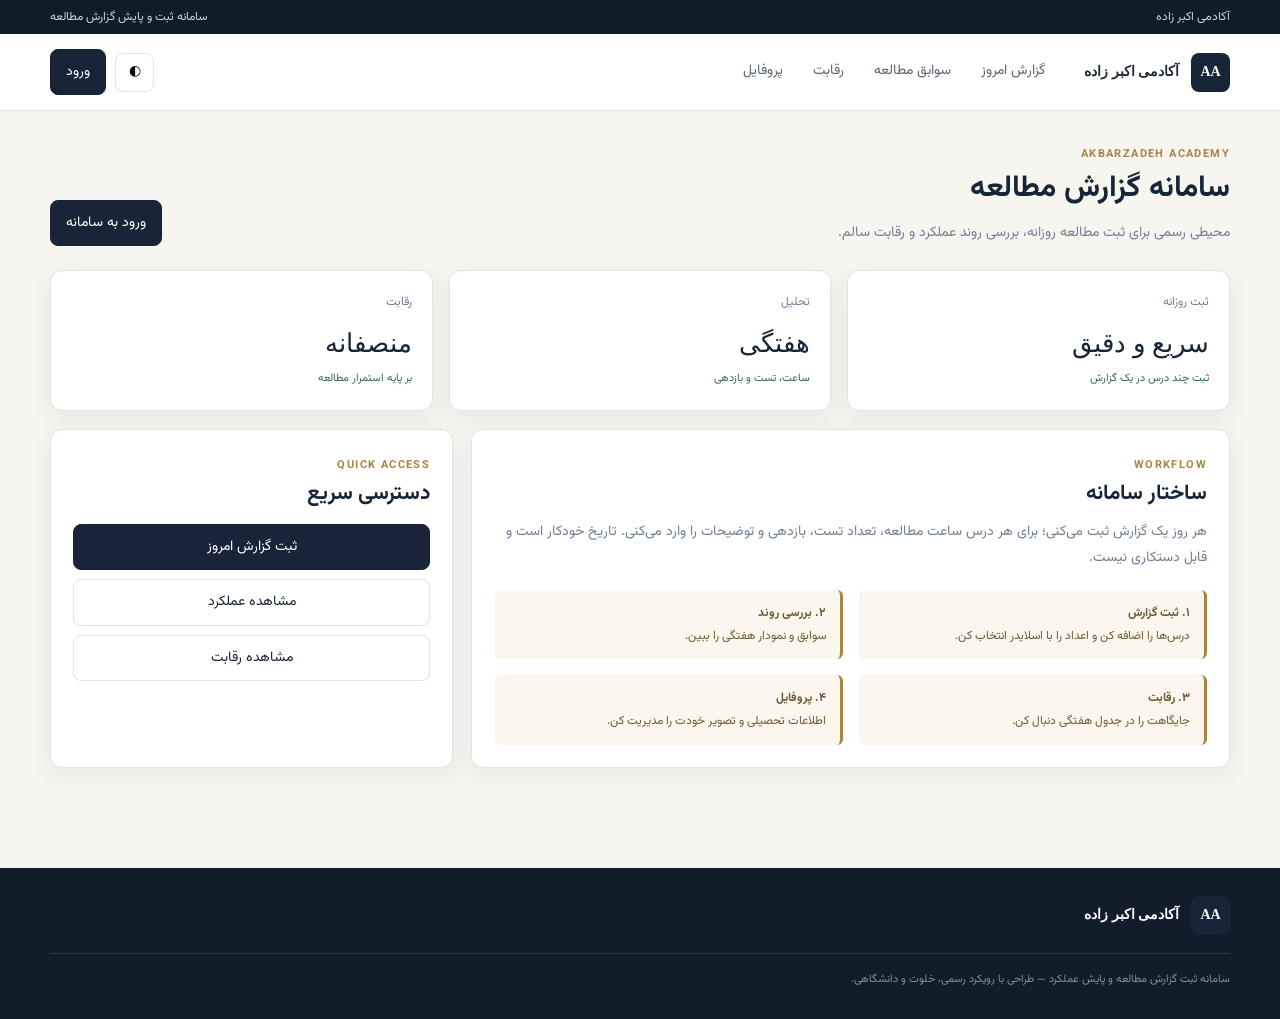
<file: index.html>
<!doctype html><html lang="fa" dir="rtl"><head><meta charset="utf-8"><meta name="viewport" content="width=device-width,initial-scale=1"><meta name="google-site-verification" content="KeoCCofggVm7sAFTUykg4H3Jth5p-QC6rVavvXVStyg" /><title>سامانه گزارش مطالعه | آکادمی اکبر زاده</title><meta name="description" content="سامانه رسمی ثبت گزارش مطالعه و رقابت هفتگی آکادمی اکبر زاده"><link rel="stylesheet" href="style.css"></head><body>
<div class="topline"><div class="container"><span>آکادمی اکبر زاده</span><span>سامانه ثبت و پایش گزارش مطالعه</span></div></div>
<header class="header"><div class="container nav">
<a class="brand" href="dashboard.html"><span class="brand-mark">AA</span><span>آکادمی اکبر زاده</span></a>
<button class="icon-btn mobile-toggle" data-mobile aria-label="منو">☰</button>
<nav class="nav-links">
<a href="dashboard.html">گزارش امروز</a><a href="history.html">سوابق مطالعه</a><a href="leaderboard.html">رقابت</a><a href="profile.html">پروفایل</a>
</nav>
<div class="nav-actions"><button class="icon-btn" data-theme title="تغییر حالت">◐</button><a class="btn primary login-text" href="login.html">ورود</a></div>
</div></header>

<main class="page"><div class="container"><div class="page-head"><div><div class="kicker">AKBARZADEH ACADEMY</div><h1>سامانه گزارش مطالعه</h1><p class="lead">محیطی رسمی برای ثبت مطالعه روزانه، بررسی روند عملکرد و رقابت سالم.</p></div><a class="btn primary" href="login.html">ورود به سامانه</a></div>
<div class="grid grid-3">
<div class="card stat"><div class="stat-label">ثبت روزانه</div><div class="stat-value">سریع و دقیق</div><div class="stat-note">ثبت چند درس در یک گزارش</div></div>
<div class="card stat"><div class="stat-label">تحلیل</div><div class="stat-value">هفتگی</div><div class="stat-note">ساعت، تست و بازدهی</div></div>
<div class="card stat"><div class="stat-label">رقابت</div><div class="stat-value">منصفانه</div><div class="stat-note">بر پایه استمرار مطالعه</div></div>
</div>
<div class="dashboard-grid section-gap">
<section class="panel"><span class="kicker">WORKFLOW</span><h2>ساختار سامانه</h2><p class="lead">هر روز یک گزارش ثبت می‌کنی؛ برای هر درس ساعت مطالعه، تعداد تست، بازدهی و توضیحات را وارد می‌کنی. تاریخ خودکار است و قابل دستکاری نیست.</p><div class="grid grid-2" style="margin-top:18px"><div class="notice"><b>۱. ثبت گزارش</b><br>درس‌ها را اضافه کن و اعداد را با اسلایدر انتخاب کن.</div><div class="notice"><b>۲. بررسی روند</b><br>سوابق و نمودار هفتگی را ببین.</div><div class="notice"><b>۳. رقابت</b><br>جایگاهت را در جدول هفتگی دنبال کن.</div><div class="notice"><b>۴. پروفایل</b><br>اطلاعات تحصیلی و تصویر خودت را مدیریت کن.</div></div></section>
<aside class="panel"><span class="kicker">QUICK ACCESS</span><h2>دسترسی سریع</h2><div style="display:grid;gap:9px;margin-top:14px"><a class="btn primary" href="report.html">ثبت گزارش امروز</a><a class="btn" href="dashboard.html">مشاهده عملکرد</a><a class="btn" href="leaderboard.html">مشاهده رقابت</a></div></aside>
</div></div></main>
<footer><div class="container"><div class="brand"><span class="brand-mark">AA</span><span>آکادمی اکبر زاده</span></div><div class="copy">سامانه ثبت گزارش مطالعه و پایش عملکرد — طراحی با رویکرد رسمی، خلوت و دانشگاهی.</div></div></footer>
<script src="app.js"></script></body></html>
</file>
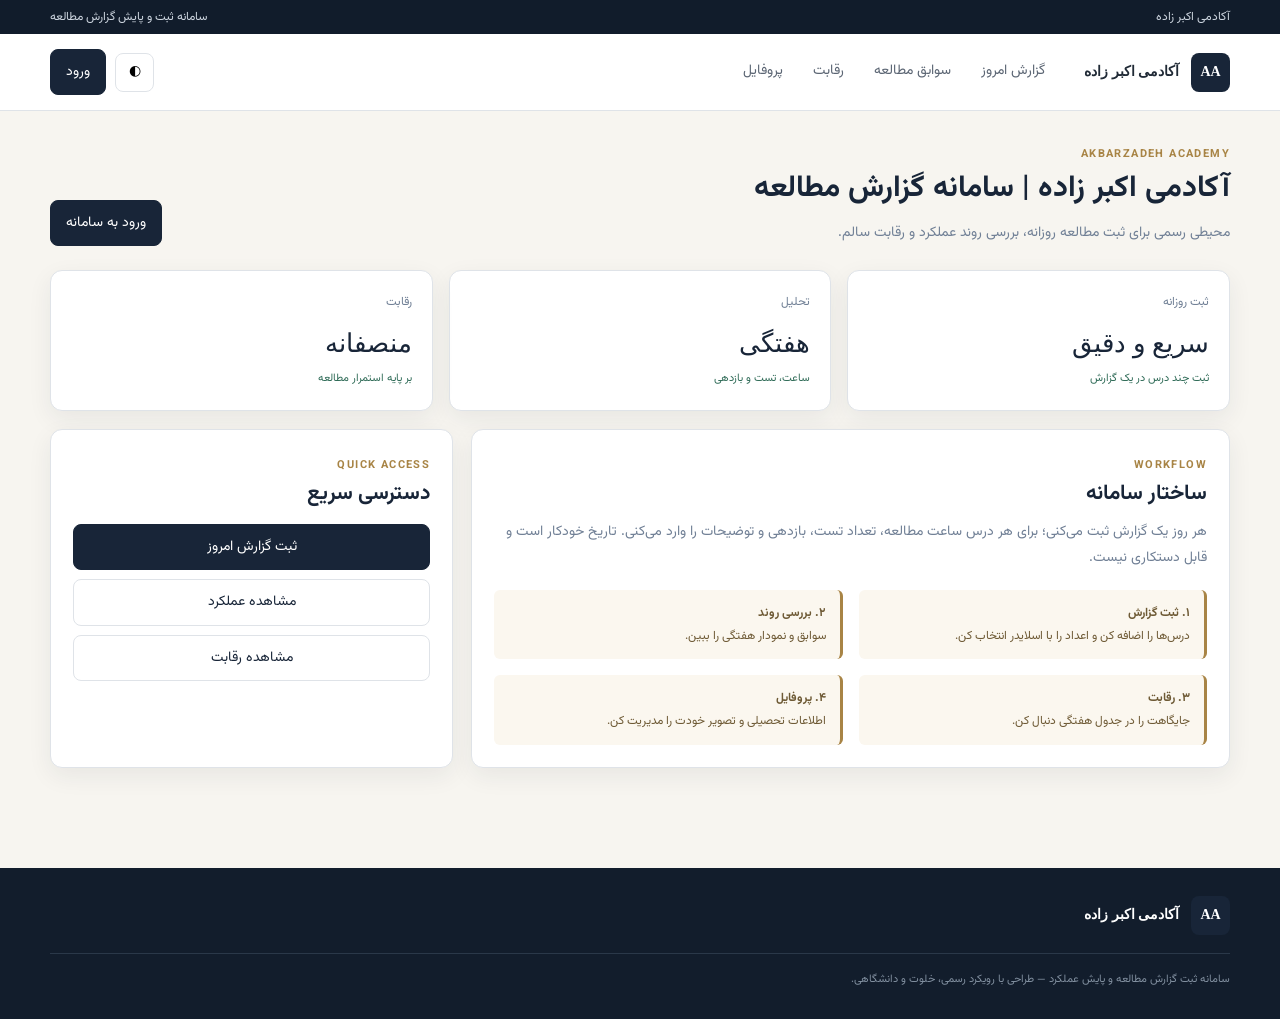
<file: Akbarzadeh-Study-Report/index.html>
<!doctype html>
<html lang="fa" dir="rtl">
<head>
  <meta charset="utf-8">
  <meta name="viewport" content="width=device-width,initial-scale=1">

  <!-- Google Search Console Verification -->
  <meta name="google-site-verification" content="KeoCCofggVm7sAFTUykg4H3Jth5p-QC6rVavvXVStyg">

  <!-- SEO -->
  <title>آکادمی اکبر زاده | سامانه گزارش مطالعه و پایش عملکرد</title>

  <meta name="description" content="سامانه رسمی آکادمی اکبر زاده برای ثبت گزارش مطالعه روزانه، پایش عملکرد تحصیلی، بررسی سوابق مطالعه و رقابت هفتگی دانش‌آموزان.">

  <meta name="keywords" content="آکادمی اکبر زاده, گزارش مطالعه, سامانه گزارش مطالعه, ثبت گزارش مطالعه, پایش عملکرد تحصیلی, برنامه مطالعه, رقابت مطالعه, مطالعه روزانه">

  <meta name="robots" content="index, follow, max-image-preview:large">

  <link rel="canonical" href="https://akbarzadeh-study.tahasyna14.workers.dev/">

  <!-- Open Graph -->
  <meta property="og:type" content="website">
  <meta property="og:locale" content="fa_IR">
  <meta property="og:title" content="آکادمی اکبر زاده | سامانه گزارش مطالعه">
  <meta property="og:description" content="سامانه رسمی ثبت گزارش مطالعه، پایش عملکرد و رقابت هفتگی آکادمی اکبر زاده.">
  <meta property="og:url" content="https://akbarzadeh-study.tahasyna14.workers.dev/">
  <meta property="og:site_name" content="آکادمی اکبر زاده">

  <!-- Twitter -->
  <meta name="twitter:card" content="summary">
  <meta name="twitter:title" content="آکادمی اکبر زاده | سامانه گزارش مطالعه">
  <meta name="twitter:description" content="سامانه رسمی ثبت و پایش گزارش مطالعه آکادمی اکبر زاده.">

  <!-- Structured Data: Educational Organization -->
  <script type="application/ld+json">
  {
    "@context": "https://schema.org",
    "@type": "EducationalOrganization",
    "name": "آکادمی اکبر زاده",
    "description": "سامانه ثبت گزارش مطالعه و پایش عملکرد تحصیلی آکادمی اکبر زاده.",
    "url": "https://akbarzadeh-study.tahasyna14.workers.dev/",
    "educationalUse": "study"
  }
  </script>

  <!-- Structured Data: Website -->
  <script type="application/ld+json">
  {
    "@context": "https://schema.org",
    "@type": "WebSite",
    "name": "آکادمی اکبر زاده",
    "url": "https://akbarzadeh-study.tahasyna14.workers.dev/"
  }
  </script>

  <link rel="stylesheet" href="style.css">
</head>

<body>

<div class="topline">
  <div class="container">
    <span>آکادمی اکبر زاده</span>
    <span>سامانه ثبت و پایش گزارش مطالعه</span>
  </div>
</div>

<header class="header">
  <div class="container nav">

    <a class="brand" href="dashboard.html">
      <span class="brand-mark">AA</span>
      <span>آکادمی اکبر زاده</span>
    </a>

    <button class="icon-btn mobile-toggle" data-mobile aria-label="منو">
      ☰
    </button>

    <nav class="nav-links">
      <a href="dashboard.html">گزارش امروز</a>
      <a href="history.html">سوابق مطالعه</a>
      <a href="leaderboard.html">رقابت</a>
      <a href="profile.html">پروفایل</a>
    </nav>

    <div class="nav-actions">
      <button class="icon-btn" data-theme title="تغییر حالت">
        ◐
      </button>

      <a class="btn primary login-text" href="login.html">
        ورود
      </a>
    </div>

  </div>
</header>

<main class="page">

  <div class="container">

    <div class="page-head">

      <div>

        <div class="kicker">
          AKBARZADEH ACADEMY
        </div>

        <h1>
          آکادمی اکبر زاده | سامانه گزارش مطالعه
        </h1>

        <p class="lead">
          محیطی رسمی برای ثبت مطالعه روزانه، بررسی روند عملکرد و رقابت سالم.
        </p>

      </div>

      <a class="btn primary" href="login.html">
        ورود به سامانه
      </a>

    </div>

    <div class="grid grid-3">

      <div class="card stat">
        <div class="stat-label">
          ثبت روزانه
        </div>

        <div class="stat-value">
          سریع و دقیق
        </div>

        <div class="stat-note">
          ثبت چند درس در یک گزارش
        </div>
      </div>

      <div class="card stat">
        <div class="stat-label">
          تحلیل
        </div>

        <div class="stat-value">
          هفتگی
        </div>

        <div class="stat-note">
          ساعت، تست و بازدهی
        </div>
      </div>

      <div class="card stat">
        <div class="stat-label">
          رقابت
        </div>

        <div class="stat-value">
          منصفانه
        </div>

        <div class="stat-note">
          بر پایه استمرار مطالعه
        </div>
      </div>

    </div>

    <div class="dashboard-grid section-gap">

      <section class="panel">

        <span class="kicker">
          WORKFLOW
        </span>

        <h2>
          ساختار سامانه
        </h2>

        <p class="lead">
          هر روز یک گزارش ثبت می‌کنی؛ برای هر درس ساعت مطالعه، تعداد تست، بازدهی و توضیحات را وارد می‌کنی. تاریخ خودکار است و قابل دستکاری نیست.
        </p>

        <div class="grid grid-2" style="margin-top:18px">

          <div class="notice">
            <b>۱. ثبت گزارش</b>
            <br>
            درس‌ها را اضافه کن و اعداد را با اسلایدر انتخاب کن.
          </div>

          <div class="notice">
            <b>۲. بررسی روند</b>
            <br>
            سوابق و نمودار هفتگی را ببین.
          </div>

          <div class="notice">
            <b>۳. رقابت</b>
            <br>
            جایگاهت را در جدول هفتگی دنبال کن.
          </div>

          <div class="notice">
            <b>۴. پروفایل</b>
            <br>
            اطلاعات تحصیلی و تصویر خودت را مدیریت کن.
          </div>

        </div>

      </section>

      <aside class="panel">

        <span class="kicker">
          QUICK ACCESS
        </span>

        <h2>
          دسترسی سریع
        </h2>

        <div style="display:grid;gap:9px;margin-top:14px">

          <a class="btn primary" href="report.html">
            ثبت گزارش امروز
          </a>

          <a class="btn" href="dashboard.html">
            مشاهده عملکرد
          </a>

          <a class="btn" href="leaderboard.html">
            مشاهده رقابت
          </a>

        </div>

      </aside>

    </div>

  </div>

</main>

<footer>

  <div class="container">

    <div class="brand">
      <span class="brand-mark">AA</span>
      <span>آکادمی اکبر زاده</span>
    </div>

    <div class="copy">
      سامانه ثبت گزارش مطالعه و پایش عملکرد — طراحی با رویکرد رسمی، خلوت و دانشگاهی.
    </div>

  </div>

</footer>

<script src="app.js"></script>

</body>
</html>
</file>
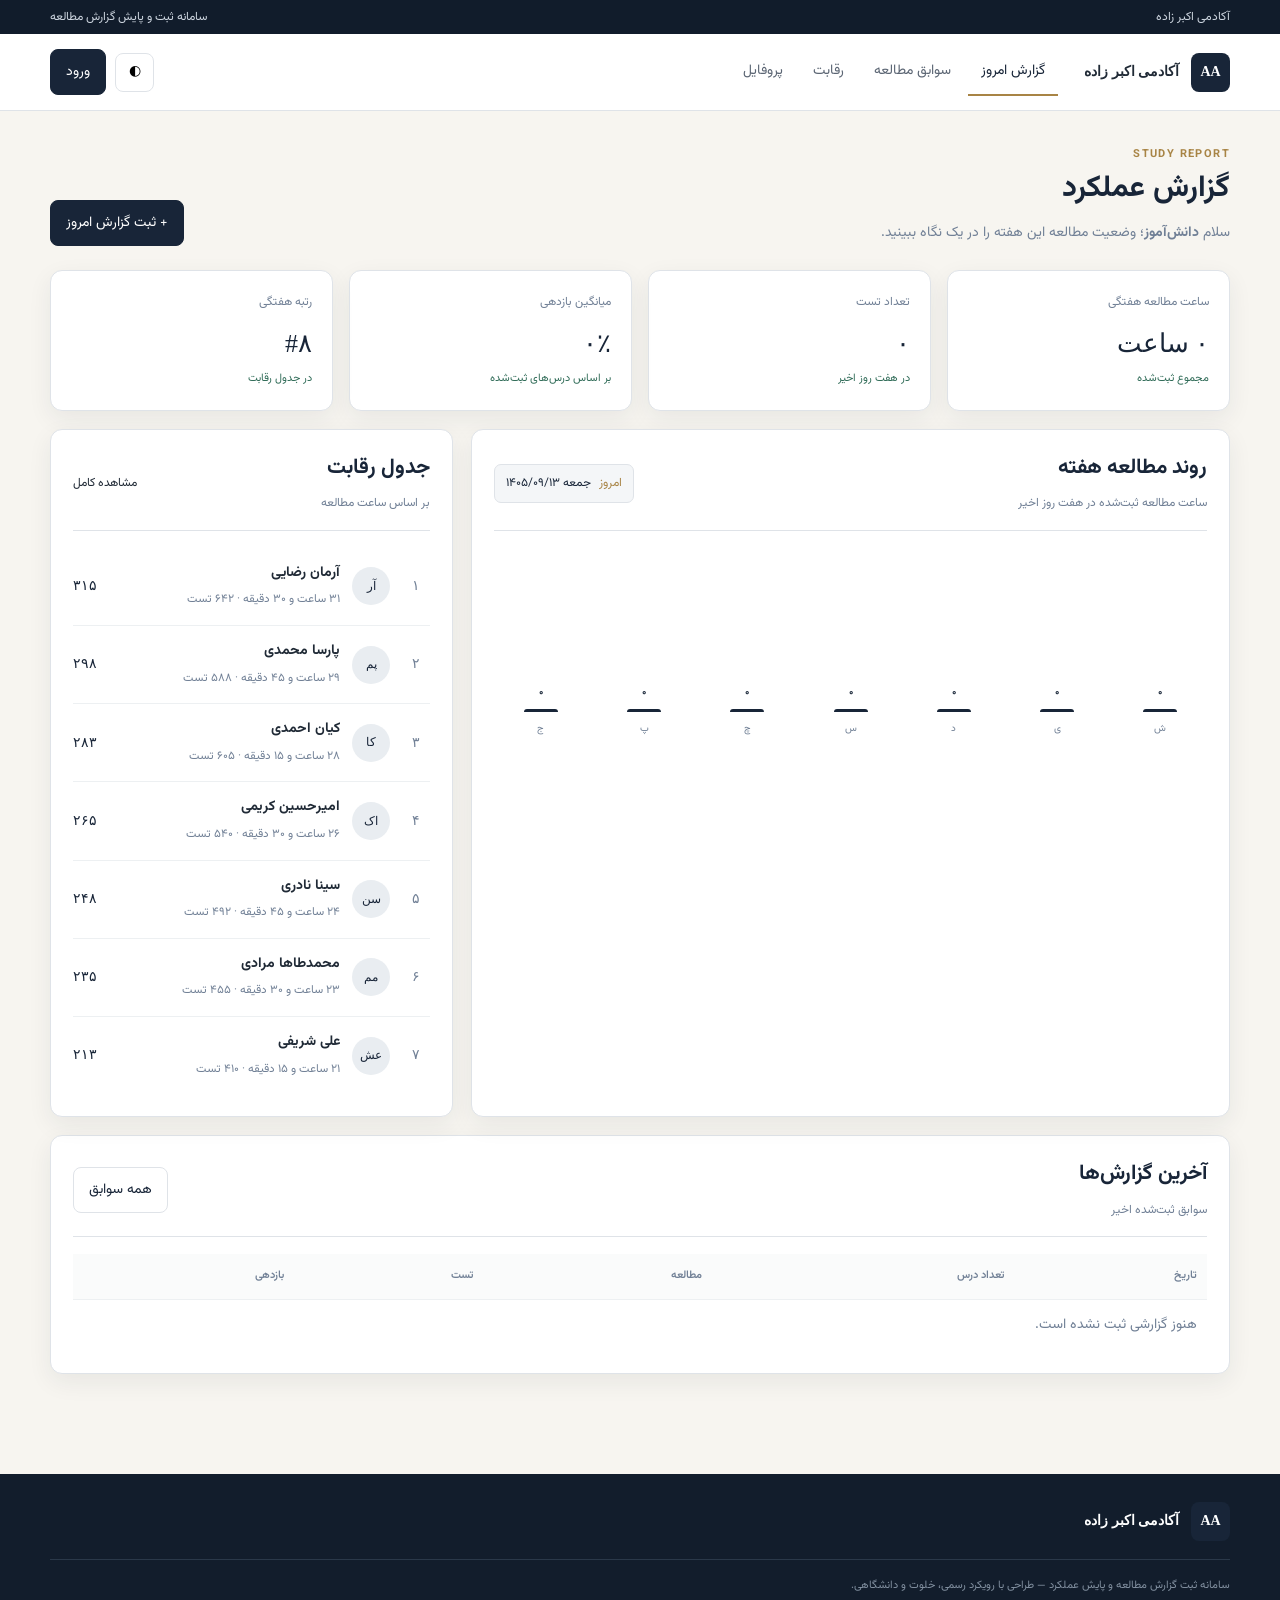
<file: dashboard.html>
<!doctype html><html lang="fa" dir="rtl"><head><meta charset="utf-8"><meta name="viewport" content="width=device-width,initial-scale=1"><title>گزارش امروز | آکادمی اکبر زاده</title><meta name="description" content="سامانه گزارش مطالعه آکادمی اکبر زاده"><link rel="stylesheet" href="style.css"></head><body>
<div class="topline"><div class="container"><span>آکادمی اکبر زاده</span><span>سامانه ثبت و پایش گزارش مطالعه</span></div></div>
<header class="header"><div class="container nav">
<a class="brand" href="dashboard.html"><span class="brand-mark">AA</span><span>آکادمی اکبر زاده</span></a>
<button class="icon-btn mobile-toggle" data-mobile aria-label="منو">☰</button>
<nav class="nav-links">
<a href="dashboard.html">گزارش امروز</a><a href="history.html">سوابق مطالعه</a><a href="leaderboard.html">رقابت</a><a href="profile.html">پروفایل</a>
</nav>
<div class="nav-actions"><button class="icon-btn" data-theme title="تغییر حالت">◐</button><a class="btn primary login-text" href="login.html">ورود</a></div>
</div></header>

<main class="page" data-dashboard><div class="container">
<div class="page-head"><div><div class="kicker">STUDY REPORT</div><h1>گزارش عملکرد</h1><p class="lead">سلام <strong data-name>دانش‌آموز</strong>؛ وضعیت مطالعه این هفته را در یک نگاه ببینید.</p></div><a class="btn primary" href="report.html">+ ثبت گزارش امروز</a></div>
<div class="grid grid-4">
<div class="card stat"><div class="stat-label">ساعت مطالعه هفتگی</div><div class="stat-value" data-week-hours>۰ ساعت</div><div class="stat-note">مجموع ثبت‌شده</div></div>
<div class="card stat"><div class="stat-label">تعداد تست</div><div class="stat-value" data-week-tests>۰</div><div class="stat-note">در هفت روز اخیر</div></div>
<div class="card stat"><div class="stat-label">میانگین بازدهی</div><div class="stat-value" data-week-eff>۰٪</div><div class="stat-note">بر اساس درس‌های ثبت‌شده</div></div>
<div class="card stat"><div class="stat-label">رتبه هفتگی</div><div class="stat-value">#<span data-rank>—</span></div><div class="stat-note">در جدول رقابت</div></div>
</div>
<div class="dashboard-grid section-gap">
<section class="panel"><div class="report-head"><div><h2>روند مطالعه هفته</h2><p class="lead small">ساعت مطالعه ثبت‌شده در هفت روز اخیر</p></div><span class="date-lock"><span>امروز</span><span data-today></span></span></div><div class="bar-chart" data-bars></div></section>
<aside class="panel"><div class="report-head"><div><h2>جدول رقابت</h2><p class="lead small">بر اساس ساعت مطالعه</p></div><a class="small" href="leaderboard.html">مشاهده کامل</a></div><div data-leaderboard-preview></div></aside>
</div>
<section class="panel section-gap"><div class="report-head"><div><h2>آخرین گزارش‌ها</h2><p class="lead small">سوابق ثبت‌شده اخیر</p></div><a class="btn" href="history.html">همه سوابق</a></div><div class="table-wrap"><table class="table"><thead><tr><th>تاریخ</th><th>تعداد درس</th><th>مطالعه</th><th>تست</th><th>بازدهی</th></tr></thead><tbody data-recent></tbody></table></div></section>
</div></main>
<footer><div class="container"><div class="brand"><span class="brand-mark">AA</span><span>آکادمی اکبر زاده</span></div><div class="copy">سامانه ثبت گزارش مطالعه و پایش عملکرد — طراحی با رویکرد رسمی، خلوت و دانشگاهی.</div></div></footer>
<script src="app.js"></script></body></html>
</file>
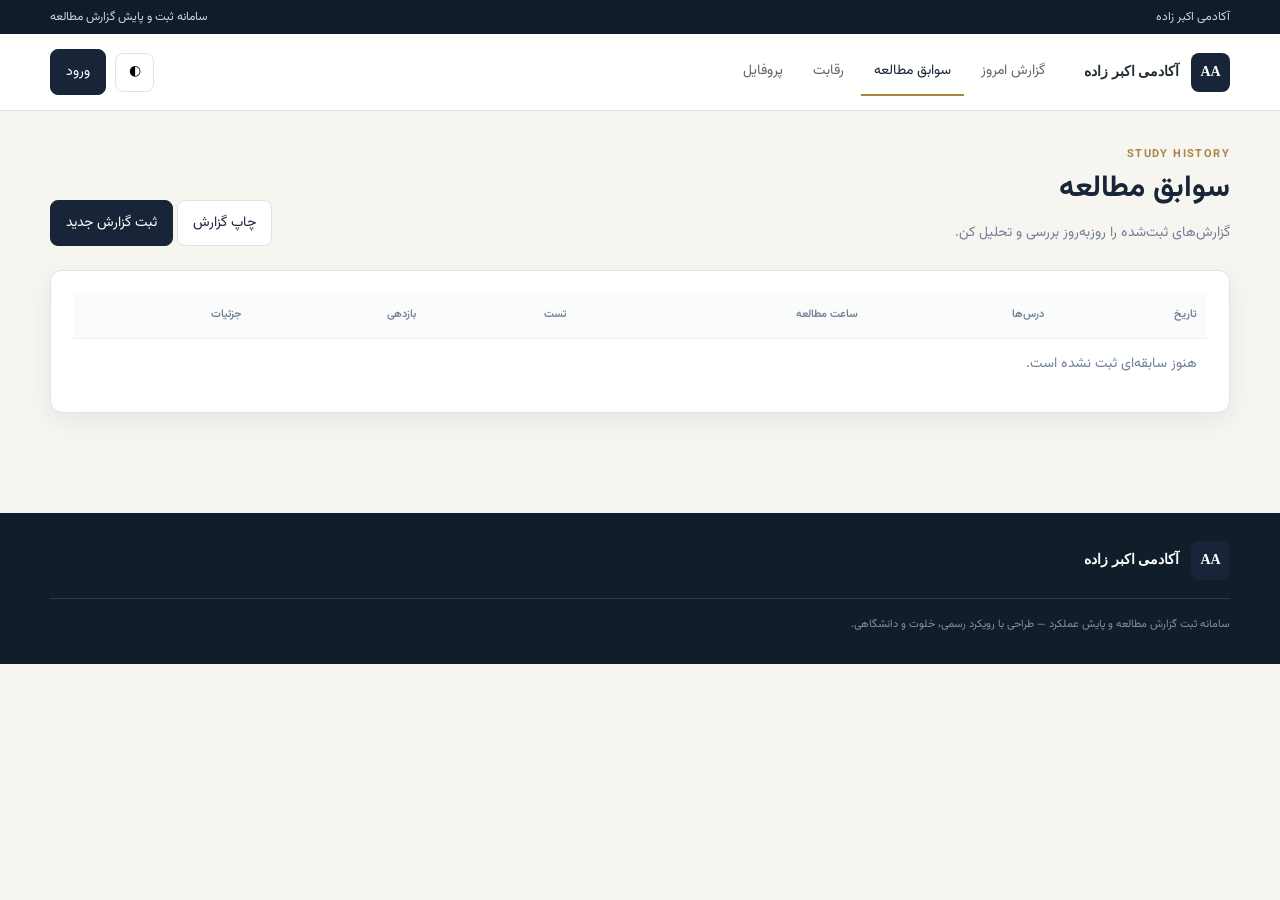
<file: history.html>
<!doctype html><html lang="fa" dir="rtl"><head><meta charset="utf-8"><meta name="viewport" content="width=device-width,initial-scale=1"><title>سوابق مطالعه | آکادمی اکبر زاده</title><link rel="stylesheet" href="style.css"></head><body>
<div class="topline"><div class="container"><span>آکادمی اکبر زاده</span><span>سامانه ثبت و پایش گزارش مطالعه</span></div></div>
<header class="header"><div class="container nav">
<a class="brand" href="dashboard.html"><span class="brand-mark">AA</span><span>آکادمی اکبر زاده</span></a>
<button class="icon-btn mobile-toggle" data-mobile aria-label="منو">☰</button>
<nav class="nav-links">
<a href="dashboard.html">گزارش امروز</a><a href="history.html">سوابق مطالعه</a><a href="leaderboard.html">رقابت</a><a href="profile.html">پروفایل</a>
</nav>
<div class="nav-actions"><button class="icon-btn" data-theme title="تغییر حالت">◐</button><a class="btn primary login-text" href="login.html">ورود</a></div>
</div></header>

<main class="page"><div class="container">
<div class="page-head"><div><div class="kicker">STUDY HISTORY</div><h1>سوابق مطالعه</h1><p class="lead">گزارش‌های ثبت‌شده را روزبه‌روز بررسی و تحلیل کن.</p></div><div><button class="btn" data-print>چاپ گزارش</button> <a class="btn primary" href="report.html">ثبت گزارش جدید</a></div></div>
<section class="panel"><div class="table-wrap"><table class="table"><thead><tr><th>تاریخ</th><th>درس‌ها</th><th>ساعت مطالعه</th><th>تست</th><th>بازدهی</th><th>جزئیات</th></tr></thead><tbody data-history></tbody></table></div></section>
</div></main>
<footer><div class="container"><div class="brand"><span class="brand-mark">AA</span><span>آکادمی اکبر زاده</span></div><div class="copy">سامانه ثبت گزارش مطالعه و پایش عملکرد — طراحی با رویکرد رسمی، خلوت و دانشگاهی.</div></div></footer>
<script src="app.js"></script></body></html>
</file>
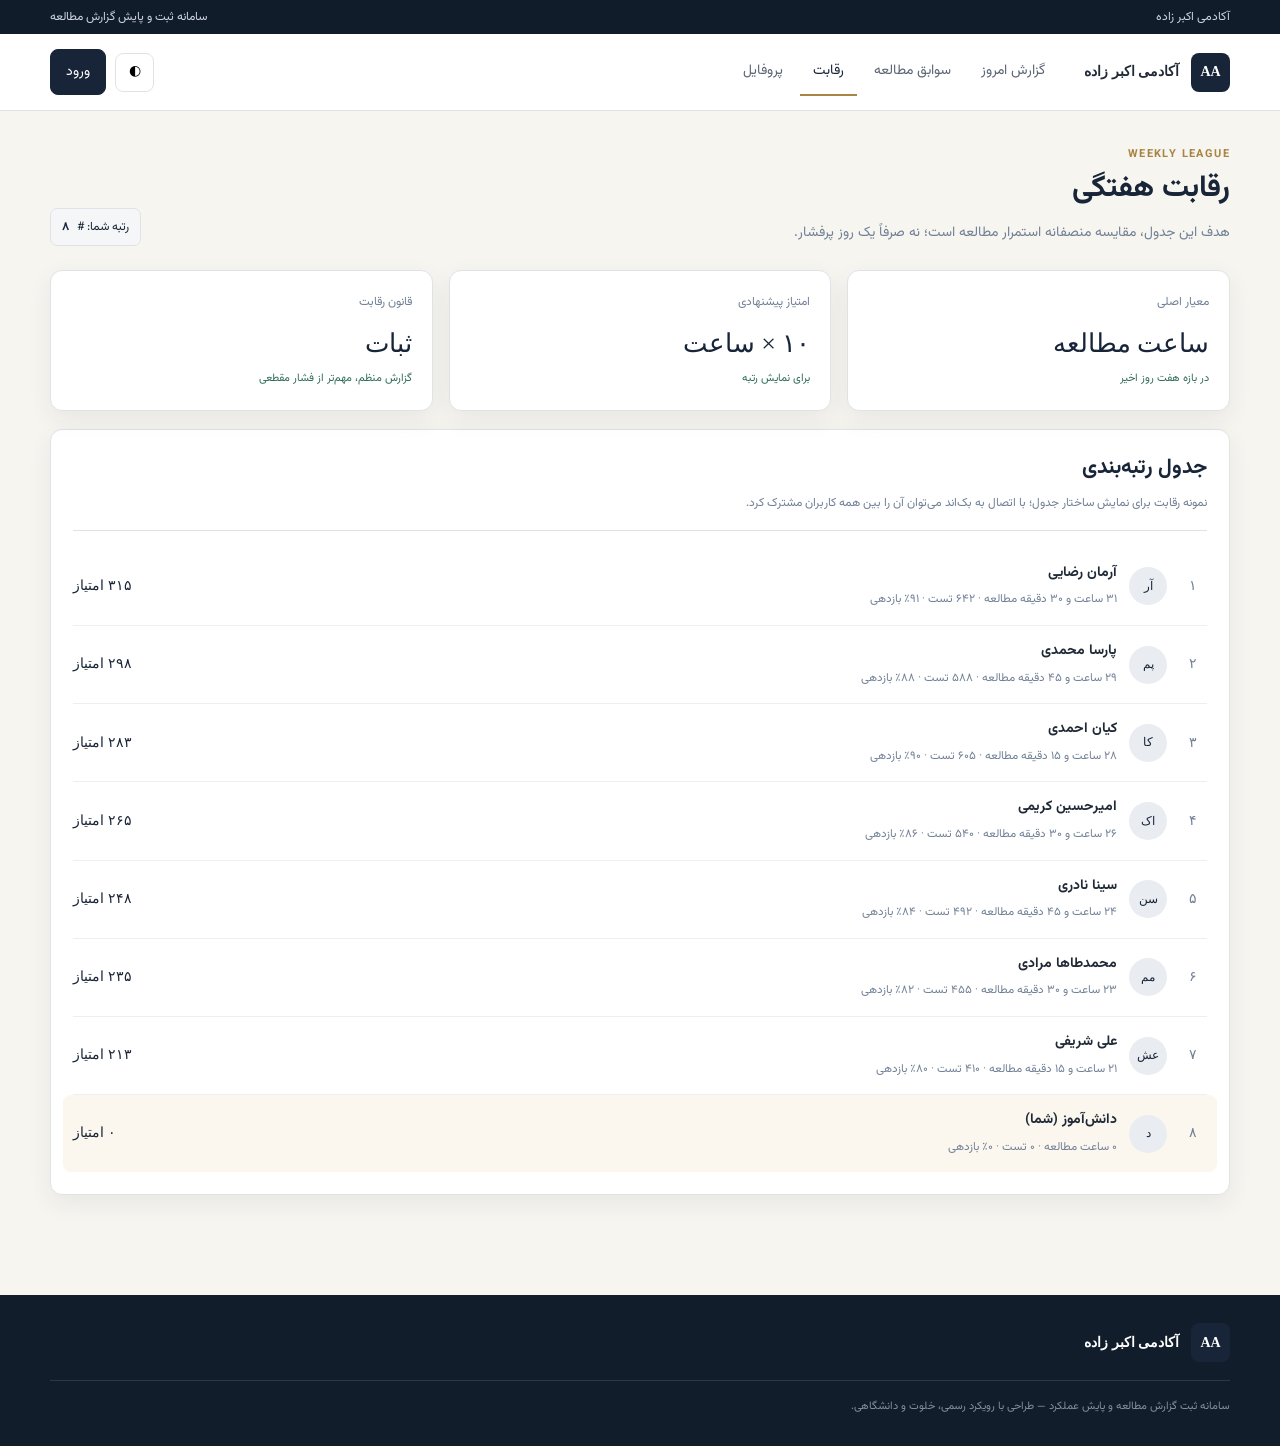
<file: leaderboard.html>
<!doctype html><html lang="fa" dir="rtl"><head><meta charset="utf-8"><meta name="viewport" content="width=device-width,initial-scale=1"><title>رقابت هفتگی | آکادمی اکبر زاده</title><link rel="stylesheet" href="style.css"></head><body>
<div class="topline"><div class="container"><span>آکادمی اکبر زاده</span><span>سامانه ثبت و پایش گزارش مطالعه</span></div></div>
<header class="header"><div class="container nav">
<a class="brand" href="dashboard.html"><span class="brand-mark">AA</span><span>آکادمی اکبر زاده</span></a>
<button class="icon-btn mobile-toggle" data-mobile aria-label="منو">☰</button>
<nav class="nav-links">
<a href="dashboard.html">گزارش امروز</a><a href="history.html">سوابق مطالعه</a><a href="leaderboard.html">رقابت</a><a href="profile.html">پروفایل</a>
</nav>
<div class="nav-actions"><button class="icon-btn" data-theme title="تغییر حالت">◐</button><a class="btn primary login-text" href="login.html">ورود</a></div>
</div></header>

<main class="page"><div class="container">
<div class="page-head"><div><div class="kicker">WEEKLY LEAGUE</div><h1>رقابت هفتگی</h1><p class="lead">هدف این جدول، مقایسه منصفانه استمرار مطالعه است؛ نه صرفاً یک روز پرفشار.</p></div><div class="date-lock">رتبه شما: #<strong data-rank>—</strong></div></div>
<div class="grid grid-3">
<div class="card stat"><div class="stat-label">معیار اصلی</div><div class="stat-value">ساعت مطالعه</div><div class="stat-note">در بازه هفت روز اخیر</div></div>
<div class="card stat"><div class="stat-label">امتیاز پیشنهادی</div><div class="stat-value">۱۰ × ساعت</div><div class="stat-note">برای نمایش رتبه</div></div>
<div class="card stat"><div class="stat-label">قانون رقابت</div><div class="stat-value">ثبات</div><div class="stat-note">گزارش منظم، مهم‌تر از فشار مقطعی</div></div>
</div>
<section class="panel section-gap"><div class="report-head"><div><h2>جدول رتبه‌بندی</h2><p class="lead small">نمونه رقابت برای نمایش ساختار جدول؛ با اتصال به بک‌اند می‌توان آن را بین همه کاربران مشترک کرد.</p></div></div><div data-leaderboard></div></section>
</div></main>
<footer><div class="container"><div class="brand"><span class="brand-mark">AA</span><span>آکادمی اکبر زاده</span></div><div class="copy">سامانه ثبت گزارش مطالعه و پایش عملکرد — طراحی با رویکرد رسمی، خلوت و دانشگاهی.</div></div></footer>
<script src="app.js"></script></body></html>
</file>
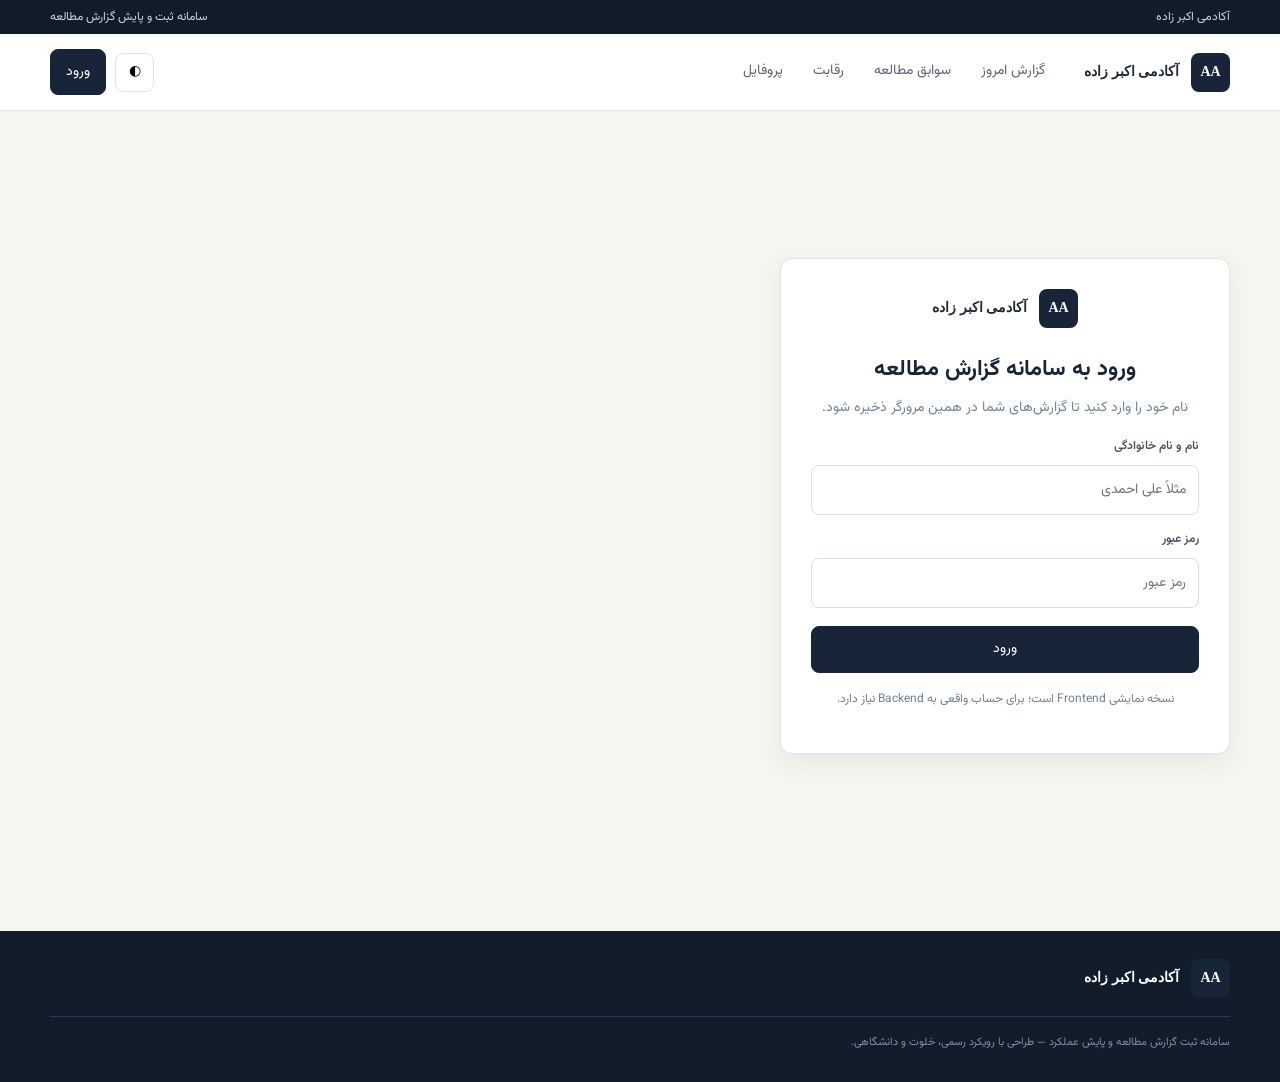
<file: login.html>
<!doctype html><html lang="fa" dir="rtl"><head><meta charset="utf-8"><meta name="viewport" content="width=device-width,initial-scale=1"><title>ورود | آکادمی اکبر زاده</title><link rel="stylesheet" href="style.css"></head><body>
<div class="topline"><div class="container"><span>آکادمی اکبر زاده</span><span>سامانه ثبت و پایش گزارش مطالعه</span></div></div>
<header class="header"><div class="container nav">
<a class="brand" href="dashboard.html"><span class="brand-mark">AA</span><span>آکادمی اکبر زاده</span></a>
<button class="icon-btn mobile-toggle" data-mobile aria-label="منو">☰</button>
<nav class="nav-links">
<a href="dashboard.html">گزارش امروز</a><a href="history.html">سوابق مطالعه</a><a href="leaderboard.html">رقابت</a><a href="profile.html">پروفایل</a>
</nav>
<div class="nav-actions"><button class="icon-btn" data-theme title="تغییر حالت">◐</button><a class="btn primary login-text" href="login.html">ورود</a></div>
</div></header>

<main class="login-wrap"><div class="container"><form class="card login-box" data-login><div class="brand"><span class="brand-mark">AA</span><span>آکادمی اکبر زاده</span></div><h1 style="text-align:center;font-size:22px">ورود به سامانه گزارش مطالعه</h1><p class="lead" style="text-align:center">نام خود را وارد کنید تا گزارش‌های شما در همین مرورگر ذخیره شود.</p><div class="field"><label>نام و نام خانوادگی</label><input name="name" type="text" placeholder="مثلاً علی احمدی" required></div><div class="field"><label>رمز عبور</label><input name="password" type="password" placeholder="رمز عبور" required></div><button class="btn primary" style="width:100%;margin-top:18px" type="submit">ورود</button><p class="small muted" style="text-align:center;margin-top:15px">نسخه نمایشی Frontend است؛ برای حساب واقعی به Backend نیاز دارد.</p></form></div></main>
<footer><div class="container"><div class="brand"><span class="brand-mark">AA</span><span>آکادمی اکبر زاده</span></div><div class="copy">سامانه ثبت گزارش مطالعه و پایش عملکرد — طراحی با رویکرد رسمی، خلوت و دانشگاهی.</div></div></footer>
<script src="app.js"></script></body></html>
</file>
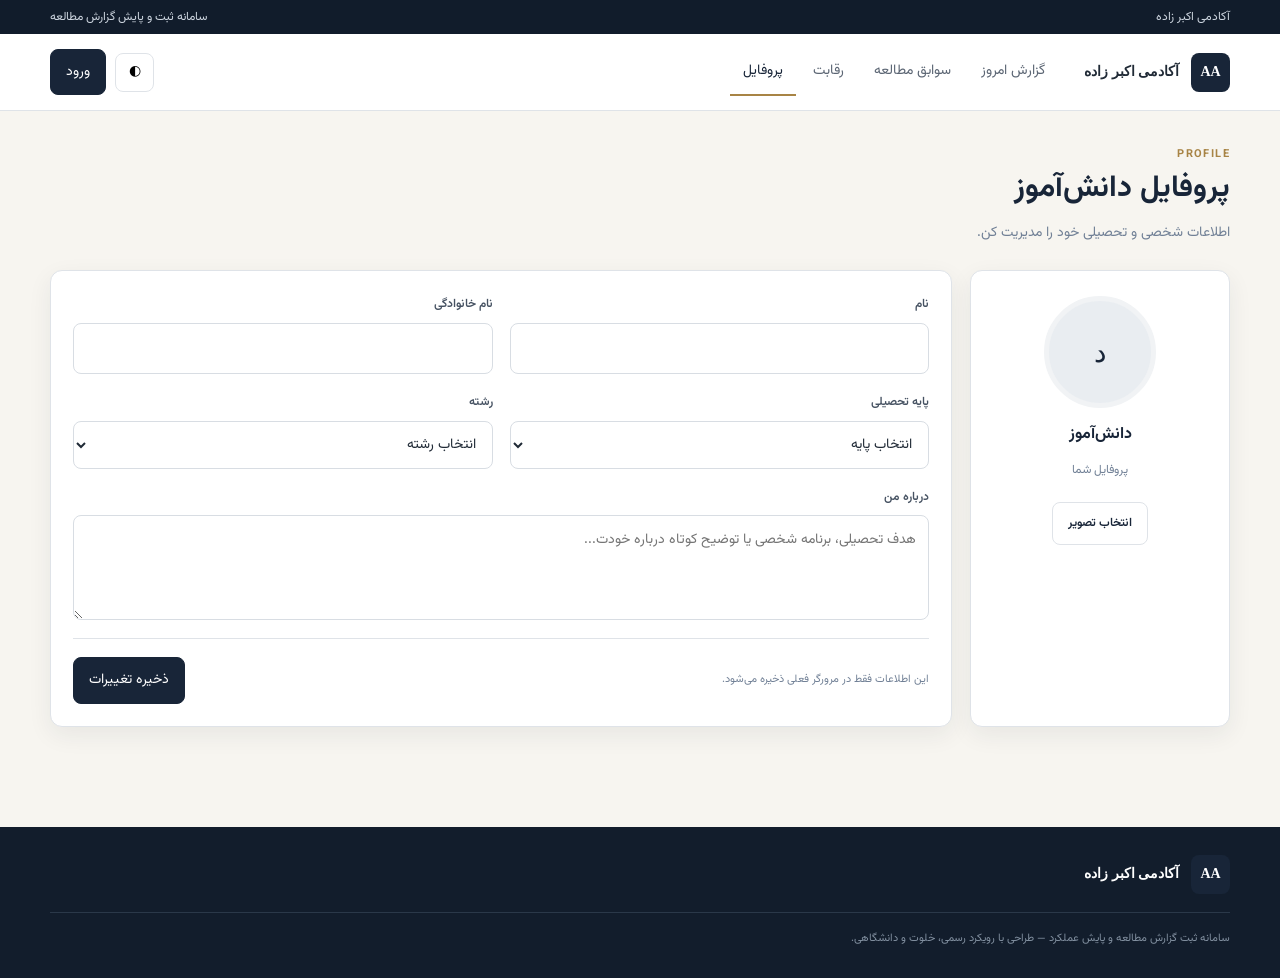
<file: profile.html>
<!doctype html><html lang="fa" dir="rtl"><head><meta charset="utf-8"><meta name="viewport" content="width=device-width,initial-scale=1"><title>پروفایل | آکادمی اکبر زاده</title><link rel="stylesheet" href="style.css"></head><body>
<div class="topline"><div class="container"><span>آکادمی اکبر زاده</span><span>سامانه ثبت و پایش گزارش مطالعه</span></div></div>
<header class="header"><div class="container nav">
<a class="brand" href="dashboard.html"><span class="brand-mark">AA</span><span>آکادمی اکبر زاده</span></a>
<button class="icon-btn mobile-toggle" data-mobile aria-label="منو">☰</button>
<nav class="nav-links">
<a href="dashboard.html">گزارش امروز</a><a href="history.html">سوابق مطالعه</a><a href="leaderboard.html">رقابت</a><a href="profile.html">پروفایل</a>
</nav>
<div class="nav-actions"><button class="icon-btn" data-theme title="تغییر حالت">◐</button><a class="btn primary login-text" href="login.html">ورود</a></div>
</div></header>

<main class="page"><div class="container">
<div class="page-head"><div><div class="kicker">PROFILE</div><h1>پروفایل دانش‌آموز</h1><p class="lead">اطلاعات شخصی و تحصیلی خود را مدیریت کن.</p></div></div>
<div class="profile-layout">
<aside class="card profile-card"><div class="profile-photo" data-profile-photo></div><h3 data-profile-name>دانش‌آموز</h3><p class="muted small">پروفایل شما</p><label class="btn" style="margin-top:8px">انتخاب تصویر<input type="file" accept="image/*" data-avatar hidden></label></aside>
<form class="panel" data-profile-form><div class="form-grid">
<div class="field"><label>نام</label><input name="firstName" type="text" required></div>
<div class="field"><label>نام خانوادگی</label><input name="lastName" type="text"></div>
<div class="field"><label>پایه تحصیلی</label><select name="grade"><option value="">انتخاب پایه</option><option>دهم</option><option>یازدهم</option><option>دوازدهم</option><option>فارغ‌التحصیل</option></select></div>
<div class="field"><label>رشته</label><select name="field"><option value="">انتخاب رشته</option><option>ریاضی و فیزیک</option><option>علوم تجربی</option><option>علوم انسانی</option><option>هنر</option></select></div>
<div class="field full"><label>درباره من</label><textarea name="about" placeholder="هدف تحصیلی، برنامه شخصی یا توضیح کوتاه درباره خودت..."></textarea></div>
</div><div class="form-footer"><span class="lock-note">این اطلاعات فقط در مرورگر فعلی ذخیره می‌شود.</span><button class="btn primary" type="submit">ذخیره تغییرات</button></div></form>
</div>
</div></main>
<footer><div class="container"><div class="brand"><span class="brand-mark">AA</span><span>آکادمی اکبر زاده</span></div><div class="copy">سامانه ثبت گزارش مطالعه و پایش عملکرد — طراحی با رویکرد رسمی، خلوت و دانشگاهی.</div></div></footer>
<script src="app.js"></script></body></html>
</file>
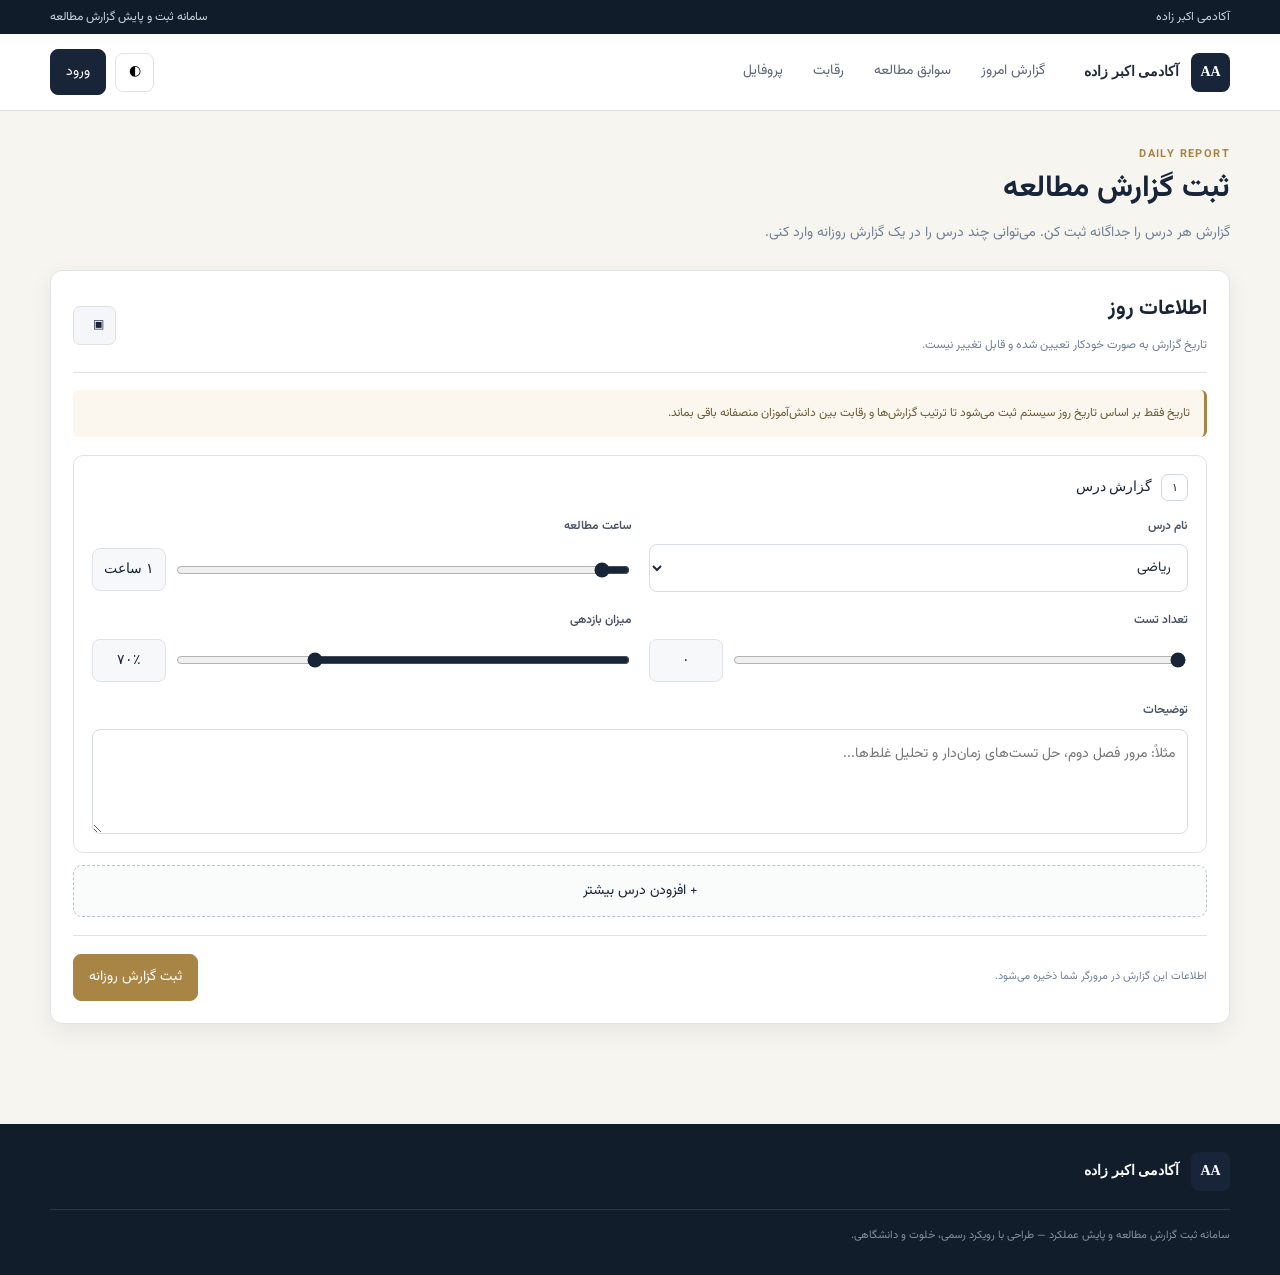
<file: report.html>
<!doctype html><html lang="fa" dir="rtl"><head><meta charset="utf-8"><meta name="viewport" content="width=device-width,initial-scale=1"><title>ثبت گزارش مطالعه | آکادمی اکبر زاده</title><link rel="stylesheet" href="style.css"></head><body>
<div class="topline"><div class="container"><span>آکادمی اکبر زاده</span><span>سامانه ثبت و پایش گزارش مطالعه</span></div></div>
<header class="header"><div class="container nav">
<a class="brand" href="dashboard.html"><span class="brand-mark">AA</span><span>آکادمی اکبر زاده</span></a>
<button class="icon-btn mobile-toggle" data-mobile aria-label="منو">☰</button>
<nav class="nav-links">
<a href="dashboard.html">گزارش امروز</a><a href="history.html">سوابق مطالعه</a><a href="leaderboard.html">رقابت</a><a href="profile.html">پروفایل</a>
</nav>
<div class="nav-actions"><button class="icon-btn" data-theme title="تغییر حالت">◐</button><a class="btn primary login-text" href="login.html">ورود</a></div>
</div></header>

<main class="page"><div class="container">
<div class="page-head"><div><div class="kicker">DAILY REPORT</div><h1>ثبت گزارش مطالعه</h1><p class="lead">گزارش هر درس را جداگانه ثبت کن. می‌توانی چند درس را در یک گزارش روزانه وارد کنی.</p></div></div>
<form class="panel" data-report-form>
<div class="report-head"><div><h2>اطلاعات روز</h2><p class="lead small">تاریخ گزارش به صورت خودکار تعیین شده و قابل تغییر نیست.</p></div><div class="date-lock">▣ <span data-fixed-date></span></div></div>
<div class="notice">تاریخ فقط بر اساس تاریخ روز سیستم ثبت می‌شود تا ترتیب گزارش‌ها و رقابت بین دانش‌آموزان منصفانه باقی بماند.</div>
<div class="section-gap" data-lessons></div>
<button type="button" class="add-lesson" data-add-lesson>+ افزودن درس بیشتر</button>
<div class="form-footer"><span class="lock-note">اطلاعات این گزارش در مرورگر شما ذخیره می‌شود.</span><button class="btn gold" type="submit">ثبت گزارش روزانه</button></div>
</form>
</div></main>
<footer><div class="container"><div class="brand"><span class="brand-mark">AA</span><span>آکادمی اکبر زاده</span></div><div class="copy">سامانه ثبت گزارش مطالعه و پایش عملکرد — طراحی با رویکرد رسمی، خلوت و دانشگاهی.</div></div></footer>
<script src="app.js"></script></body></html>
</file>
<file: style.css>
@import url('https://fonts.googleapis.com/css2?family=Estedad:wght@400;500;600;700&family=Vazirmatn:wght@300;400;500;600;700&display=swap');

:root{
  --navy:#182538; --navy-2:#22324a; --ink:#202a36; --muted:#718096;
  --paper:#f7f5f0; --white:#fff; --line:#dfe3e8; --gold:#a88445;
  --gold-soft:#f3eadb; --green:#2f6b57; --red:#9a4b4b; --blue:#3e607f;
  --shadow:0 8px 24px rgba(26,39,55,.07); --radius:12px;
}
*{box-sizing:border-box}
html{scroll-behavior:smooth}
body{margin:0;background:var(--paper);color:var(--ink);font-family:Vazirmatn,Tahoma,sans-serif;font-size:14px;line-height:1.9}
a{color:inherit;text-decoration:none}
button,input,select,textarea{font:inherit}
button{cursor:pointer}
.container{width:min(1180px,calc(100% - 40px));margin:auto}
.topline{height:34px;background:#111c2b;color:#cdd5df;font-size:12px}
.topline .container{height:100%;display:flex;align-items:center;justify-content:space-between}
.header{background:rgba(255,255,255,.96);border-bottom:1px solid var(--line);position:sticky;top:0;z-index:100}
.nav{min-height:76px;display:flex;align-items:center;gap:26px}
.brand{display:flex;align-items:center;gap:12px;font-family:Estedad;font-weight:700;white-space:nowrap}
.brand-mark{width:39px;height:39px;background:var(--navy);color:#fff;display:grid;place-items:center;border-radius:8px;font-family:Georgia,serif;font-weight:bold}
.nav-links{display:flex;gap:4px;flex:1}
.nav-links a{padding:10px 13px;color:#5c6674;border-bottom:2px solid transparent}
.nav-links a:hover,.nav-links a.active{color:var(--navy);border-bottom-color:var(--gold)}
.nav-actions{display:flex;align-items:center;gap:9px}
.btn{border:1px solid var(--line);background:#fff;color:var(--navy);padding:9px 15px;border-radius:8px;display:inline-flex;align-items:center;justify-content:center;gap:7px;transition:.2s}
.btn:hover{transform:translateY(-1px);box-shadow:var(--shadow)}
.btn.primary{background:var(--navy);color:#fff;border-color:var(--navy)}
.btn.gold{background:var(--gold);color:#fff;border-color:var(--gold)}
.btn.ghost{background:transparent}
.btn.danger{color:var(--red);border-color:#ead1d1}
.icon-btn{width:39px;height:39px;border:1px solid var(--line);background:#fff;border-radius:8px}
.mobile-toggle{display:none}

.page{padding:34px 0 70px}
.page-head{display:flex;align-items:flex-end;justify-content:space-between;gap:20px;margin-bottom:24px}
.kicker{font-size:11px;letter-spacing:1.4px;color:var(--gold);font-weight:700}
h1,h2,h3,h4{font-family:Estedad,Vazirmatn,sans-serif;color:var(--navy);margin:0 0 9px;line-height:1.5}
h1{font-size:30px} h2{font-size:21px} h3{font-size:16px}
.lead{color:var(--muted);margin:0}
.muted{color:var(--muted)}
.small{font-size:12px}
.card,.panel{background:var(--white);border:1px solid var(--line);border-radius:var(--radius);box-shadow:var(--shadow)}
.panel{padding:22px}
.grid{display:grid;gap:16px}
.grid-4{grid-template-columns:repeat(4,1fr)}
.grid-3{grid-template-columns:repeat(3,1fr)}
.grid-2{grid-template-columns:repeat(2,1fr)}
.stat{padding:20px}
.stat-label{color:var(--muted);font-size:12px}
.stat-value{font-family:Estedad;font-size:26px;color:var(--navy);margin-top:5px}
.stat-note{font-size:11px;color:var(--green)}
.section-gap{margin-top:18px}

.dashboard-grid{display:grid;grid-template-columns:1.6fr .85fr;gap:18px}
.report-head{display:flex;align-items:center;justify-content:space-between;border-bottom:1px solid var(--line);padding-bottom:15px;margin-bottom:17px}
.date-lock{display:flex;align-items:center;gap:8px;color:var(--navy);background:#f4f6f8;border:1px solid var(--line);padding:7px 11px;border-radius:7px;font-size:12px}
.date-lock span:first-child{color:var(--gold)}
.metrics-row{display:grid;grid-template-columns:repeat(3,1fr);gap:12px}
.metric-box{border:1px solid var(--line);padding:15px;border-radius:9px;background:#fcfcfb}
.metric-box strong{font-family:Estedad;font-size:23px;color:var(--navy)}
.metric-box span{display:block;color:var(--muted);font-size:11px}
.progress{height:6px;background:#e9edf0;border-radius:10px;overflow:hidden;margin-top:9px}
.progress i{display:block;height:100%;background:var(--gold);width:0;transition:width .6s}

.table{width:100%;border-collapse:collapse}
.table th,.table td{text-align:right;padding:12px 10px;border-bottom:1px solid #edf0f2}
.table th{font-size:11px;color:var(--muted);font-weight:600;background:#fafbfb}
.table tr:last-child td{border-bottom:0}
.badge{display:inline-flex;padding:3px 8px;border-radius:20px;font-size:11px;background:#edf4f0;color:var(--green)}
.badge.gold{background:var(--gold-soft);color:#80612e}
.badge.red{background:#f8ecec;color:var(--red)}

.form-grid{display:grid;grid-template-columns:repeat(2,1fr);gap:17px}
.field{display:grid;gap:7px}
.field.full{grid-column:1/-1}
label{font-size:12px;color:#465262;font-weight:600}
input[type=text],input[type=email],input[type=password],select,textarea{
  width:100%;border:1px solid #d8dde3;background:#fff;color:var(--ink);padding:11px 12px;border-radius:8px;outline:none;transition:.2s
}
textarea{min-height:105px;resize:vertical}
input:focus,select:focus,textarea:focus{border-color:#a8b3bf;box-shadow:0 0 0 3px rgba(62,96,127,.08)}
input[readonly]{background:#f5f6f7;color:#687483}
.range-row{display:grid;grid-template-columns:1fr 74px;gap:12px;align-items:center}
input[type=range]{width:100%;accent-color:var(--navy)}
.range-value{border:1px solid var(--line);background:#f7f8f9;border-radius:8px;padding:7px;text-align:center;font-family:Estedad;color:var(--navy)}
.lesson{border:1px solid var(--line);border-radius:10px;padding:18px;background:#fff;position:relative}
.lesson + .lesson{margin-top:12px}
.lesson-title{display:flex;align-items:center;justify-content:space-between;margin-bottom:14px}
.lesson-number{display:flex;align-items:center;gap:9px;font-family:Estedad;color:var(--navy)}
.number{width:27px;height:27px;border:1px solid #cfd6de;border-radius:7px;display:grid;place-items:center;font-size:11px}
.lesson-remove{border:0;background:transparent;color:#a26464;font-size:12px}
.add-lesson{width:100%;border:1px dashed #b9c2cc;background:#fafbfb;color:var(--navy);padding:12px;border-radius:9px;margin-top:12px}
.add-lesson:hover{background:#f2f4f6}
.form-footer{display:flex;justify-content:space-between;align-items:center;gap:10px;margin-top:18px;padding-top:18px;border-top:1px solid var(--line)}
.lock-note{font-size:11px;color:var(--muted)}

.rank{display:flex;align-items:center;gap:12px;padding:12px 0;border-bottom:1px solid #edf0f2}
.rank:last-child{border-bottom:0}
.rank-no{width:28px;text-align:center;font-family:Estedad;color:var(--muted)}
.avatar{width:38px;height:38px;border-radius:50%;background:#e9edf1;color:var(--navy);display:grid;place-items:center;font-family:Estedad;font-size:12px;overflow:hidden}
.avatar img{width:100%;height:100%;object-fit:cover}
.rank-main{flex:1}.rank-main b{display:block}.rank-main small{color:var(--muted)}
.rank-score{font-family:Estedad;color:var(--navy)}
.me{background:#fbf7ef;margin:0 -10px;padding:12px 10px;border-radius:8px}

.bar-chart{height:190px;display:flex;align-items:flex-end;justify-content:space-around;gap:10px;padding-top:20px}
.bar-col{height:100%;display:flex;flex-direction:column;align-items:center;justify-content:flex-end;gap:7px;flex:1}
.bar{width:min(34px,70%);background:var(--navy);border-radius:4px 4px 0 0;min-height:3px}
.bar-col span{font-size:10px;color:var(--muted)}.bar-col strong{font-size:10px;color:var(--navy)}

.profile-layout{display:grid;grid-template-columns:260px 1fr;gap:18px}
.profile-card{text-align:center;padding:25px}
.profile-photo{width:112px;height:112px;border-radius:50%;background:#e9edf1;margin:0 auto 15px;display:grid;place-items:center;overflow:hidden;border:5px solid #f1f3f5}
.profile-photo img{width:100%;height:100%;object-fit:cover}
.profile-photo span{font-family:Estedad;font-size:28px;color:var(--navy)}

.login-wrap{min-height:calc(100vh - 110px);display:grid;place-items:center;padding:40px 0}
.login-box{width:min(450px,100%);padding:30px}
.login-box .brand{justify-content:center;margin-bottom:25px}
.login-box .field{margin-top:13px}

.empty{padding:35px;text-align:center;color:var(--muted)}
.notice{border-right:3px solid var(--gold);background:#fbf7ef;padding:12px 14px;font-size:12px;color:#6e5a35;border-radius:6px}
footer{background:#121d2c;color:#c3ccd6;padding:28px 0;margin-top:30px}
footer .brand{color:#fff;margin-bottom:8px}
footer .copy{border-top:1px solid #2a3849;margin-top:18px;padding-top:16px;font-size:11px;color:#8290a0}

.toast-wrap{position:fixed;left:20px;bottom:20px;z-index:1000;display:grid;gap:8px}
.toast{background:#152235;color:#fff;padding:12px 15px;border-radius:8px;box-shadow:0 15px 40px rgba(0,0,0,.2);font-size:12px;transform:translateY(12px);opacity:0;transition:.25s}
.toast.show{opacity:1;transform:none}

@media(max-width:950px){
 .nav-links{display:none}.mobile-toggle{display:block}.nav{justify-content:space-between}
 .dashboard-grid,.profile-layout{grid-template-columns:1fr}.grid-4{grid-template-columns:repeat(2,1fr)}
 .nav-links.open{display:flex;position:absolute;top:110px;right:20px;left:20px;background:#fff;border:1px solid var(--line);padding:8px;border-radius:9px;box-shadow:var(--shadow);flex-direction:column}
}
@media(max-width:650px){
 .container{width:min(100% - 24px,1180px)}.topline{display:none}.nav{min-height:66px}.nav-actions .login-text{display:none}
 h1{font-size:24px}.page{padding-top:24px}.page-head{align-items:flex-start;flex-direction:column}
 .grid-4,.grid-3,.grid-2,.metrics-row,.form-grid{grid-template-columns:1fr}
 .field.full{grid-column:auto}.panel{padding:16px}.form-footer{align-items:stretch;flex-direction:column}.btn{width:100%}
 .table{min-width:650px}.table-wrap{overflow:auto}.nav-actions{gap:5px}
}

body.night{--paper:#101722;--white:#172131;--ink:#e6ebf1;--navy:#eef2f6;--muted:#aab5c3;--line:#2b3747;--gold:#c6a15a;background:#101722}
body.night .header{background:#131d2b;border-color:#2b3747} body.night .nav-links a{color:#aeb8c6}
body.night .nav-links a:hover,body.night .nav-links a.active{color:#fff}
body.night .btn,body.night .icon-btn,body.night input[type=text],body.night input[type=email],body.night input[type=password],body.night select,body.night textarea{background:#172131;color:#e6ebf1;border-color:#334153}
body.night .metric-box,body.night .date-lock,body.night th{background:#131d2b;color:#cbd4df}
body.night .bar{background:#c6a15a}
@media print{.topline,.header,footer,.nav-actions,.btn,.page-head .btn{display:none!important}.page{padding:0}.card,.panel{box-shadow:none}}
</file>
<file: Akbarzadeh-Study-Report/style.css>
@import url('https://fonts.googleapis.com/css2?family=Estedad:wght@400;500;600;700&family=Vazirmatn:wght@300;400;500;600;700&display=swap');

:root{
  --navy:#182538; --navy-2:#22324a; --ink:#202a36; --muted:#718096;
  --paper:#f7f5f0; --white:#fff; --line:#dfe3e8; --gold:#a88445;
  --gold-soft:#f3eadb; --green:#2f6b57; --red:#9a4b4b; --blue:#3e607f;
  --shadow:0 8px 24px rgba(26,39,55,.07); --radius:12px;
}
*{box-sizing:border-box}
html{scroll-behavior:smooth}
body{margin:0;background:var(--paper);color:var(--ink);font-family:Vazirmatn,Tahoma,sans-serif;font-size:14px;line-height:1.9}
a{color:inherit;text-decoration:none}
button,input,select,textarea{font:inherit}
button{cursor:pointer}
.container{width:min(1180px,calc(100% - 40px));margin:auto}
.topline{height:34px;background:#111c2b;color:#cdd5df;font-size:12px}
.topline .container{height:100%;display:flex;align-items:center;justify-content:space-between}
.header{background:rgba(255,255,255,.96);border-bottom:1px solid var(--line);position:sticky;top:0;z-index:100}
.nav{min-height:76px;display:flex;align-items:center;gap:26px}
.brand{display:flex;align-items:center;gap:12px;font-family:Estedad;font-weight:700;white-space:nowrap}
.brand-mark{width:39px;height:39px;background:var(--navy);color:#fff;display:grid;place-items:center;border-radius:8px;font-family:Georgia,serif;font-weight:bold}
.nav-links{display:flex;gap:4px;flex:1}
.nav-links a{padding:10px 13px;color:#5c6674;border-bottom:2px solid transparent}
.nav-links a:hover,.nav-links a.active{color:var(--navy);border-bottom-color:var(--gold)}
.nav-actions{display:flex;align-items:center;gap:9px}
.btn{border:1px solid var(--line);background:#fff;color:var(--navy);padding:9px 15px;border-radius:8px;display:inline-flex;align-items:center;justify-content:center;gap:7px;transition:.2s}
.btn:hover{transform:translateY(-1px);box-shadow:var(--shadow)}
.btn.primary{background:var(--navy);color:#fff;border-color:var(--navy)}
.btn.gold{background:var(--gold);color:#fff;border-color:var(--gold)}
.btn.ghost{background:transparent}
.btn.danger{color:var(--red);border-color:#ead1d1}
.icon-btn{width:39px;height:39px;border:1px solid var(--line);background:#fff;border-radius:8px}
.mobile-toggle{display:none}

.page{padding:34px 0 70px}
.page-head{display:flex;align-items:flex-end;justify-content:space-between;gap:20px;margin-bottom:24px}
.kicker{font-size:11px;letter-spacing:1.4px;color:var(--gold);font-weight:700}
h1,h2,h3,h4{font-family:Estedad,Vazirmatn,sans-serif;color:var(--navy);margin:0 0 9px;line-height:1.5}
h1{font-size:30px} h2{font-size:21px} h3{font-size:16px}
.lead{color:var(--muted);margin:0}
.muted{color:var(--muted)}
.small{font-size:12px}
.card,.panel{background:var(--white);border:1px solid var(--line);border-radius:var(--radius);box-shadow:var(--shadow)}
.panel{padding:22px}
.grid{display:grid;gap:16px}
.grid-4{grid-template-columns:repeat(4,1fr)}
.grid-3{grid-template-columns:repeat(3,1fr)}
.grid-2{grid-template-columns:repeat(2,1fr)}
.stat{padding:20px}
.stat-label{color:var(--muted);font-size:12px}
.stat-value{font-family:Estedad;font-size:26px;color:var(--navy);margin-top:5px}
.stat-note{font-size:11px;color:var(--green)}
.section-gap{margin-top:18px}

.dashboard-grid{display:grid;grid-template-columns:1.6fr .85fr;gap:18px}
.report-head{display:flex;align-items:center;justify-content:space-between;border-bottom:1px solid var(--line);padding-bottom:15px;margin-bottom:17px}
.date-lock{display:flex;align-items:center;gap:8px;color:var(--navy);background:#f4f6f8;border:1px solid var(--line);padding:7px 11px;border-radius:7px;font-size:12px}
.date-lock span:first-child{color:var(--gold)}
.metrics-row{display:grid;grid-template-columns:repeat(3,1fr);gap:12px}
.metric-box{border:1px solid var(--line);padding:15px;border-radius:9px;background:#fcfcfb}
.metric-box strong{font-family:Estedad;font-size:23px;color:var(--navy)}
.metric-box span{display:block;color:var(--muted);font-size:11px}
.progress{height:6px;background:#e9edf0;border-radius:10px;overflow:hidden;margin-top:9px}
.progress i{display:block;height:100%;background:var(--gold);width:0;transition:width .6s}

.table{width:100%;border-collapse:collapse}
.table th,.table td{text-align:right;padding:12px 10px;border-bottom:1px solid #edf0f2}
.table th{font-size:11px;color:var(--muted);font-weight:600;background:#fafbfb}
.table tr:last-child td{border-bottom:0}
.badge{display:inline-flex;padding:3px 8px;border-radius:20px;font-size:11px;background:#edf4f0;color:var(--green)}
.badge.gold{background:var(--gold-soft);color:#80612e}
.badge.red{background:#f8ecec;color:var(--red)}

.form-grid{display:grid;grid-template-columns:repeat(2,1fr);gap:17px}
.field{display:grid;gap:7px}
.field.full{grid-column:1/-1}
label{font-size:12px;color:#465262;font-weight:600}
input[type=text],input[type=email],input[type=password],select,textarea{
  width:100%;border:1px solid #d8dde3;background:#fff;color:var(--ink);padding:11px 12px;border-radius:8px;outline:none;transition:.2s
}
textarea{min-height:105px;resize:vertical}
input:focus,select:focus,textarea:focus{border-color:#a8b3bf;box-shadow:0 0 0 3px rgba(62,96,127,.08)}
input[readonly]{background:#f5f6f7;color:#687483}
.range-row{display:grid;grid-template-columns:1fr 74px;gap:12px;align-items:center}
input[type=range]{width:100%;accent-color:var(--navy)}
.range-value{border:1px solid var(--line);background:#f7f8f9;border-radius:8px;padding:7px;text-align:center;font-family:Estedad;color:var(--navy)}
.lesson{border:1px solid var(--line);border-radius:10px;padding:18px;background:#fff;position:relative}
.lesson + .lesson{margin-top:12px}
.lesson-title{display:flex;align-items:center;justify-content:space-between;margin-bottom:14px}
.lesson-number{display:flex;align-items:center;gap:9px;font-family:Estedad;color:var(--navy)}
.number{width:27px;height:27px;border:1px solid #cfd6de;border-radius:7px;display:grid;place-items:center;font-size:11px}
.lesson-remove{border:0;background:transparent;color:#a26464;font-size:12px}
.add-lesson{width:100%;border:1px dashed #b9c2cc;background:#fafbfb;color:var(--navy);padding:12px;border-radius:9px;margin-top:12px}
.add-lesson:hover{background:#f2f4f6}
.form-footer{display:flex;justify-content:space-between;align-items:center;gap:10px;margin-top:18px;padding-top:18px;border-top:1px solid var(--line)}
.lock-note{font-size:11px;color:var(--muted)}

.rank{display:flex;align-items:center;gap:12px;padding:12px 0;border-bottom:1px solid #edf0f2}
.rank:last-child{border-bottom:0}
.rank-no{width:28px;text-align:center;font-family:Estedad;color:var(--muted)}
.avatar{width:38px;height:38px;border-radius:50%;background:#e9edf1;color:var(--navy);display:grid;place-items:center;font-family:Estedad;font-size:12px;overflow:hidden}
.avatar img{width:100%;height:100%;object-fit:cover}
.rank-main{flex:1}.rank-main b{display:block}.rank-main small{color:var(--muted)}
.rank-score{font-family:Estedad;color:var(--navy)}
.me{background:#fbf7ef;margin:0 -10px;padding:12px 10px;border-radius:8px}

.bar-chart{height:190px;display:flex;align-items:flex-end;justify-content:space-around;gap:10px;padding-top:20px}
.bar-col{height:100%;display:flex;flex-direction:column;align-items:center;justify-content:flex-end;gap:7px;flex:1}
.bar{width:min(34px,70%);background:var(--navy);border-radius:4px 4px 0 0;min-height:3px}
.bar-col span{font-size:10px;color:var(--muted)}.bar-col strong{font-size:10px;color:var(--navy)}

.profile-layout{display:grid;grid-template-columns:260px 1fr;gap:18px}
.profile-card{text-align:center;padding:25px}
.profile-photo{width:112px;height:112px;border-radius:50%;background:#e9edf1;margin:0 auto 15px;display:grid;place-items:center;overflow:hidden;border:5px solid #f1f3f5}
.profile-photo img{width:100%;height:100%;object-fit:cover}
.profile-photo span{font-family:Estedad;font-size:28px;color:var(--navy)}

.login-wrap{min-height:calc(100vh - 110px);display:grid;place-items:center;padding:40px 0}
.login-box{width:min(450px,100%);padding:30px}
.login-box .brand{justify-content:center;margin-bottom:25px}
.login-box .field{margin-top:13px}

.empty{padding:35px;text-align:center;color:var(--muted)}
.notice{border-right:3px solid var(--gold);background:#fbf7ef;padding:12px 14px;font-size:12px;color:#6e5a35;border-radius:6px}
footer{background:#121d2c;color:#c3ccd6;padding:28px 0;margin-top:30px}
footer .brand{color:#fff;margin-bottom:8px}
footer .copy{border-top:1px solid #2a3849;margin-top:18px;padding-top:16px;font-size:11px;color:#8290a0}

.toast-wrap{position:fixed;left:20px;bottom:20px;z-index:1000;display:grid;gap:8px}
.toast{background:#152235;color:#fff;padding:12px 15px;border-radius:8px;box-shadow:0 15px 40px rgba(0,0,0,.2);font-size:12px;transform:translateY(12px);opacity:0;transition:.25s}
.toast.show{opacity:1;transform:none}

@media(max-width:950px){
 .nav-links{display:none}.mobile-toggle{display:block}.nav{justify-content:space-between}
 .dashboard-grid,.profile-layout{grid-template-columns:1fr}.grid-4{grid-template-columns:repeat(2,1fr)}
 .nav-links.open{display:flex;position:absolute;top:110px;right:20px;left:20px;background:#fff;border:1px solid var(--line);padding:8px;border-radius:9px;box-shadow:var(--shadow);flex-direction:column}
}
@media(max-width:650px){
 .container{width:min(100% - 24px,1180px)}.topline{display:none}.nav{min-height:66px}.nav-actions .login-text{display:none}
 h1{font-size:24px}.page{padding-top:24px}.page-head{align-items:flex-start;flex-direction:column}
 .grid-4,.grid-3,.grid-2,.metrics-row,.form-grid{grid-template-columns:1fr}
 .field.full{grid-column:auto}.panel{padding:16px}.form-footer{align-items:stretch;flex-direction:column}.btn{width:100%}
 .table{min-width:650px}.table-wrap{overflow:auto}.nav-actions{gap:5px}
}

body.night{--paper:#101722;--white:#172131;--ink:#e6ebf1;--navy:#eef2f6;--muted:#aab5c3;--line:#2b3747;--gold:#c6a15a;background:#101722}
body.night .header{background:#131d2b;border-color:#2b3747} body.night .nav-links a{color:#aeb8c6}
body.night .nav-links a:hover,body.night .nav-links a.active{color:#fff}
body.night .btn,body.night .icon-btn,body.night input[type=text],body.night input[type=email],body.night input[type=password],body.night select,body.night textarea{background:#172131;color:#e6ebf1;border-color:#334153}
body.night .metric-box,body.night .date-lock,body.night th{background:#131d2b;color:#cbd4df}
body.night .bar{background:#c6a15a}
@media print{.topline,.header,footer,.nav-actions,.btn,.page-head .btn{display:none!important}.page{padding:0}.card,.panel{box-shadow:none}}
</file>
